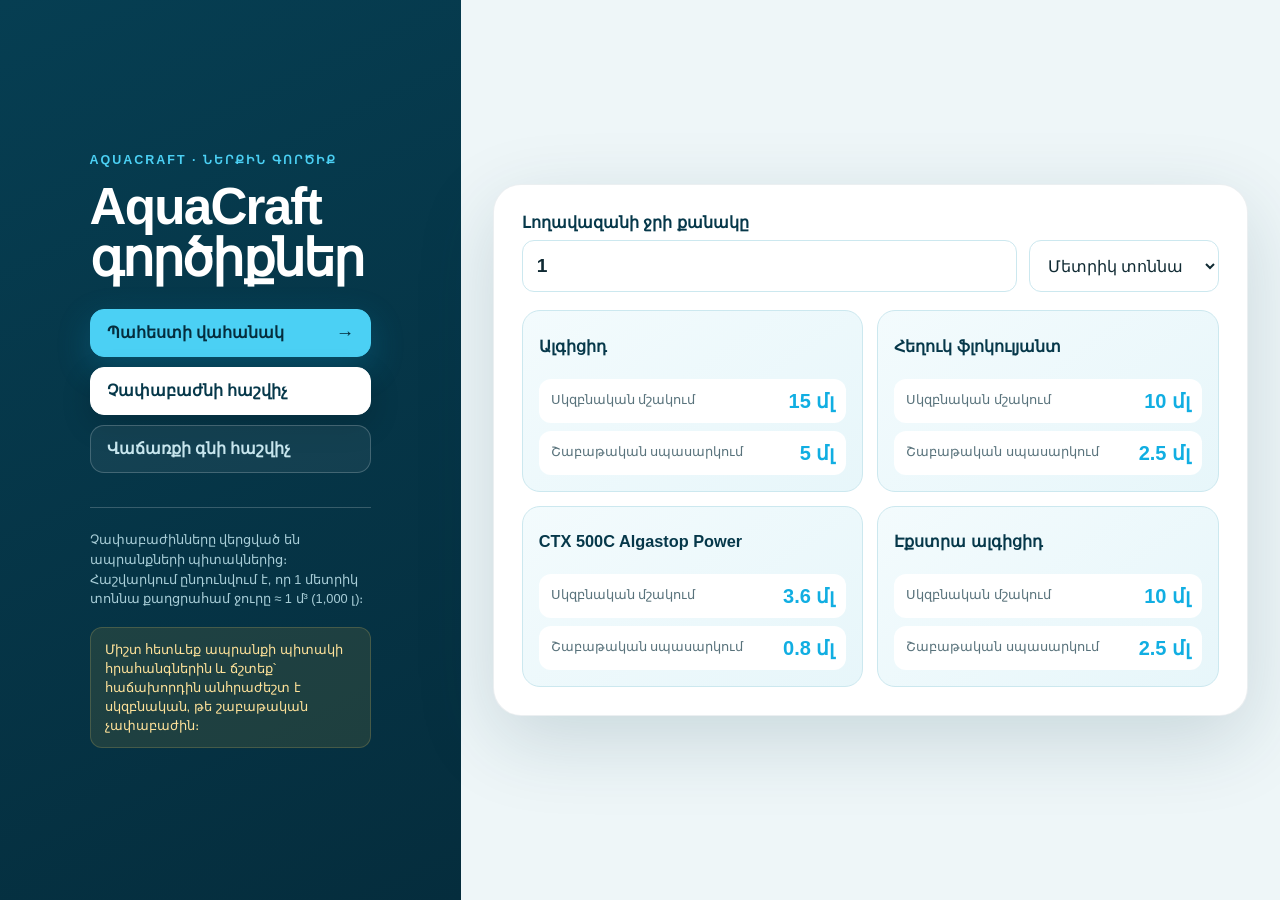
<file: index.html>
<!doctype html>
<html lang="hy">
<head>
  <meta charset="utf-8">
  <meta name="viewport" content="width=device-width, initial-scale=1">
  <title>AquaCraft — Ներքին գործիքներ</title>
  <style>
    :root { color-scheme: light; --navy:#06384a; --blue:#11aee2; --pale:#edf9fc; --line:#cce8ef; --ink:#102a33; }
    * { box-sizing: border-box; }
    body { margin:0; min-height:100vh; font-family:Inter,Segoe UI,Arial,sans-serif; color:var(--ink); background:#eef6f8; }
    main { width:100%; min-height:100vh; margin:0; display:grid; grid-template-columns:minmax(340px,36%) minmax(0,1fr); }
    .intro { min-height:100vh; padding:clamp(42px,7vw,100px); display:flex; flex-direction:column; justify-content:center; background:linear-gradient(155deg,#063e52 0%,#052d3d 100%); color:#fff; }
    .brand { color:#4bd0f4; font-size:.78rem; font-weight:850; letter-spacing:.16em; text-transform:uppercase; }
    h1 { max-width:520px; margin:14px 0 20px; color:#fff; font-size:clamp(2.4rem,4vw,4.4rem); line-height:1.02; letter-spacing:-.035em; }
    .sub { max-width:480px; margin:0 0 34px; color:#c7e5ed; font-size:1.05rem; line-height:1.65; }
    .card { width:min(860px,calc(100% - 64px)); align-self:center; justify-self:center; background:#fff; border:1px solid rgba(7,59,76,.08); border-radius:28px; padding:28px; box-shadow:0 24px 80px rgba(7,59,76,.16); }
    label { display:block; margin-bottom:8px; font-weight:750; color:var(--navy); }
    .row { display:grid; grid-template-columns:1fr 190px; gap:12px; margin-bottom:18px; }
    input,select { width:100%; border:1px solid var(--line); border-radius:12px; background:#fff; color:var(--ink); padding:14px; font:inherit; }
    input { font-size:1.2rem; font-weight:700; }
    input:focus,select:focus { outline:3px solid rgba(11,145,198,.18); border-color:var(--blue); }
    .products { display:grid; grid-template-columns:1fr 1fr; gap:14px; }
    .product { border:1px solid var(--line); border-radius:18px; padding:16px; background:linear-gradient(145deg,#f3fbfd,#e7f6fa); }
    .product h2 { margin:0 0 12px; min-height:2.4em; display:flex; align-items:center; font-size:1.02rem; line-height:1.2; color:var(--navy); }
    .dose { display:flex; align-items:center; justify-content:space-between; gap:12px; background:#fff; border-radius:12px; padding:10px 12px; margin-top:8px; }
    .dose small { display:block; color:#58727b; margin:0; line-height:1.25; }
    .amount { color:var(--blue); font-size:1.25rem; font-weight:850; white-space:nowrap; }
    .formula { max-width:480px; margin:0; border-top:1px solid rgba(255,255,255,.2); padding-top:22px; color:#a9ced8; font-size:.8rem; line-height:1.55; }
    .warning { max-width:480px; margin:18px 0 0; font-size:.82rem; line-height:1.45; color:#ffe29a; background:rgba(255,194,51,.1); border:1px solid rgba(255,214,112,.18); border-radius:12px; padding:12px 14px; }
    .tool-nav { display:grid; gap:10px; margin:4px 0 34px; }
    .tool-tab { width:100%; min-height:48px; border:1px solid rgba(255,255,255,.2); border-radius:14px; padding:13px 16px; display:flex; align-items:center; justify-content:space-between; gap:14px; color:#c7e5ed; background:rgba(255,255,255,.06); font:inherit; font-weight:750; text-align:left; text-decoration:none; cursor:pointer; transition:.18s ease; }
    .tool-tab:hover { background:rgba(255,255,255,.11); }
    .tool-tab.active { color:var(--navy); background:#fff; border-color:#fff; box-shadow:0 10px 30px rgba(0,0,0,.16); }
    .inventory-link { color:#052d3d; background:#4bd0f4; border-color:#4bd0f4; box-shadow:0 12px 34px rgba(17,174,226,.22); }
    .inventory-link:hover { background:#7cdef7; border-color:#7cdef7; transform:translateY(-1px); }
    .inventory-link span { font-size:1.15rem; line-height:1; }
    .tool-panel[hidden], .side-note[hidden] { display:none; }
    .panel-title { margin:0 0 20px; color:var(--navy); font-size:1.55rem; }
    .price-input { margin-bottom:22px; }
    .price-results { display:grid; grid-template-columns:1fr 1fr; gap:14px; }
    .price-result { border:1px solid var(--line); border-radius:18px; padding:22px; background:linear-gradient(145deg,#f3fbfd,#e7f6fa); }
    .price-result small { display:flex; align-items:baseline; gap:8px; color:#47666f; font-weight:750; }
    .price-result small b { color:var(--navy); font-size:2rem; line-height:1; letter-spacing:-.04em; }
    .price-result strong { display:block; margin-top:8px; color:var(--blue); font-size:clamp(1.65rem,3vw,2.4rem); }
    .price-result span { display:block; margin-top:4px; color:var(--navy); font-size:.8rem; font-weight:750; }
    @media (max-width:980px) { main { min-height:auto; grid-template-columns:1fr; } .intro { min-height:auto; padding:42px max(24px,6vw); } .card { width:min(860px,calc(100% - 32px)); margin:28px 0; } .products { grid-template-columns:1fr 1fr; } h1 { font-size:clamp(2.3rem,8vw,3.8rem); } }
    @media (max-width:600px) { .row,.products,.price-results { grid-template-columns:1fr; } .dose { align-items:flex-end; } }
    @media print { body { background:#fff; } main { padding:0; } .card { box-shadow:none; } }
  </style>
</head>
<body>
  <main>
    <div class="intro">
      <div class="brand">AquaCraft · Ներքին գործիք</div>
      <h1>AquaCraft գործիքներ</h1>
      <nav class="tool-nav" aria-label="AquaCraft գործիքների ընտրություն">
        <a class="tool-tab inventory-link" href="inventory.html">Պահեստի վահանակ <span aria-hidden="true">→</span></a>
        <button class="tool-tab active" type="button" role="tab" aria-selected="true" aria-controls="dose-panel" data-panel="dose-panel">Չափաբաժնի հաշվիչ</button>
        <button class="tool-tab" type="button" role="tab" aria-selected="false" aria-controls="price-panel" data-panel="price-panel">Վաճառքի գնի հաշվիչ</button>
      </nav>
      <div class="side-note" id="dose-notes">
        <p class="formula">Չափաբաժինները վերցված են ապրանքների պիտակներից։ Հաշվարկում ընդունվում է, որ 1 մետրիկ տոննա քաղցրահամ ջուրը ≈ 1 մ³ (1,000 լ)։</p>
        <p class="warning">Միշտ հետևեք ապրանքի պիտակի հրահանգներին և ճշտեք՝ հաճախորդին անհրաժեշտ է սկզբնական, թե շաբաթական չափաբաժին։</p>
      </div>
      <div class="side-note" id="price-notes" hidden>
        <p class="formula">Վաճառքի գինը հաշվարկվում է ապրանքի գնման գնին ընտրված հավելագինը ավելացնելով։</p>
      </div>
    </div>
    <section class="card tool-panel" id="dose-panel" role="tabpanel" aria-labelledby="dose-tab">
      <label id="calculator-title" for="volume">Լողավազանի ջրի քանակը</label>
      <div class="row">
        <input id="volume" type="number" min="0" step="any" value="1" inputmode="decimal" aria-label="Լողավազանի ջրի քանակը">
        <select id="unit" aria-label="Ջրի չափման միավորը">
          <option value="ton">Մետրիկ տոննա</option>
          <option value="m3">Խորանարդ մետր (մ³)</option>
          <option value="liter">Լիտր</option>
        </select>
      </div>
      <div class="products">
        <article class="product">
          <h2>Ալգիցիդ</h2>
          <div class="dose"><small>Սկզբնական մշակում</small><span class="amount" id="algInitial">15 մլ</span></div>
          <div class="dose"><small>Շաբաթական սպասարկում</small><span class="amount" id="algWeekly">5 մլ</span></div>
        </article>
        <article class="product">
          <h2>Հեղուկ ֆլոկուլյանտ</h2>
          <div class="dose"><small>Սկզբնական մշակում</small><span class="amount" id="flocInitial">10 մլ</span></div>
          <div class="dose"><small>Շաբաթական սպասարկում</small><span class="amount" id="flocWeekly">2.5 մլ</span></div>
        </article>
        <article class="product">
          <h2>CTX 500C Algastop Power</h2>
          <div class="dose"><small>Սկզբնական մշակում</small><span class="amount" id="algastopInitial">3.6 մլ</span></div>
          <div class="dose"><small>Շաբաթական սպասարկում</small><span class="amount" id="algastopWeekly">0.8 մլ</span></div>
        </article>
        <article class="product">
          <h2>Էքստրա ալգիցիդ</h2>
          <div class="dose"><small>Սկզբնական մշակում</small><span class="amount" id="extraInitial">10 մլ</span></div>
          <div class="dose"><small>Շաբաթական սպասարկում</small><span class="amount" id="extraWeekly">2.5 մլ</span></div>
        </article>
      </div>
    </section>
    <section class="card tool-panel" id="price-panel" role="tabpanel" aria-labelledby="price-tab" hidden>
      <h2 class="panel-title">Վաճառքի գնի հաշվիչ</h2>
      <div class="price-input">
        <label for="cost">Ապրանքի գնման գինը (֏)</label>
        <input id="cost" type="number" min="0" step="any" value="1000" inputmode="decimal" aria-label="Ապրանքի գնման գինը դրամով">
      </div>
      <div class="price-results">
        <article class="price-result"><small><b>15%</b> հավելագին</small><strong id="markup15">1,150 ֏</strong><span>Վաճառքի գին</span></article>
        <article class="price-result"><small><b>20%</b> հավելագին</small><strong id="markup20">1,200 ֏</strong><span>Վաճառքի գին</span></article>
        <article class="price-result"><small><b>30%</b> հավելագին</small><strong id="markup30">1,300 ֏</strong><span>Վաճառքի գին</span></article>
        <article class="price-result"><small><b>40%</b> հավելագին</small><strong id="markup40">1,400 ֏</strong><span>Վաճառքի գին</span></article>
      </div>
    </section>
  </main>
  <script>
    const volume = document.querySelector('#volume');
    const unit = document.querySelector('#unit');
    const cost = document.querySelector('#cost');
    const factors = { ton: 1, m3: 1, liter: 0.001 };
    const doses = {
      algInitial: 15,
      algWeekly: 5,
      flocInitial: 10,
      flocWeekly: 2.5,
      algastopInitial: 3.6,
      algastopWeekly: 0.8,
      extraInitial: 10,
      extraWeekly: 2.5
    };
    function formatMl(ml) {
      if (!Number.isFinite(ml)) return '—';
      if (ml >= 1000) return `${(ml / 1000).toLocaleString('hy-AM',{maximumFractionDigits:3})} լ`;
      return `${ml.toLocaleString('hy-AM',{maximumFractionDigits:2})} մլ`;
    }
    function calculate() {
      const cubicMeters = Math.max(0, Number(volume.value) || 0) * factors[unit.value];
      Object.entries(doses).forEach(([id, mlPerM3]) => document.querySelector(`#${id}`).textContent = formatMl(cubicMeters * mlPerM3));
    }
    function calculatePrices() {
      const base = Math.max(0, Number(cost.value) || 0);
      [15, 20, 30, 40].forEach(percent => {
        const price = base * (1 + percent / 100);
        document.querySelector(`#markup${percent}`).textContent = `${price.toLocaleString('hy-AM',{maximumFractionDigits:2})} ֏`;
      });
    }
    document.querySelectorAll('.tool-tab[data-panel]').forEach((tab, index) => {
      tab.id = index === 0 ? 'dose-tab' : 'price-tab';
      tab.addEventListener('click', () => {
        document.querySelectorAll('.tool-tab[data-panel]').forEach(item => {
          const selected = item === tab;
          item.classList.toggle('active', selected);
          item.setAttribute('aria-selected', selected);
        });
        document.querySelectorAll('.tool-panel').forEach(panel => panel.hidden = panel.id !== tab.dataset.panel);
        document.querySelector('#dose-notes').hidden = tab.dataset.panel !== 'dose-panel';
        document.querySelector('#price-notes').hidden = tab.dataset.panel !== 'price-panel';
      });
    });
    volume.addEventListener('input', calculate);
    unit.addEventListener('change', calculate);
    cost.addEventListener('input', calculatePrices);
    calculate();
    calculatePrices();
  </script>
</body>
</html>
</file>
